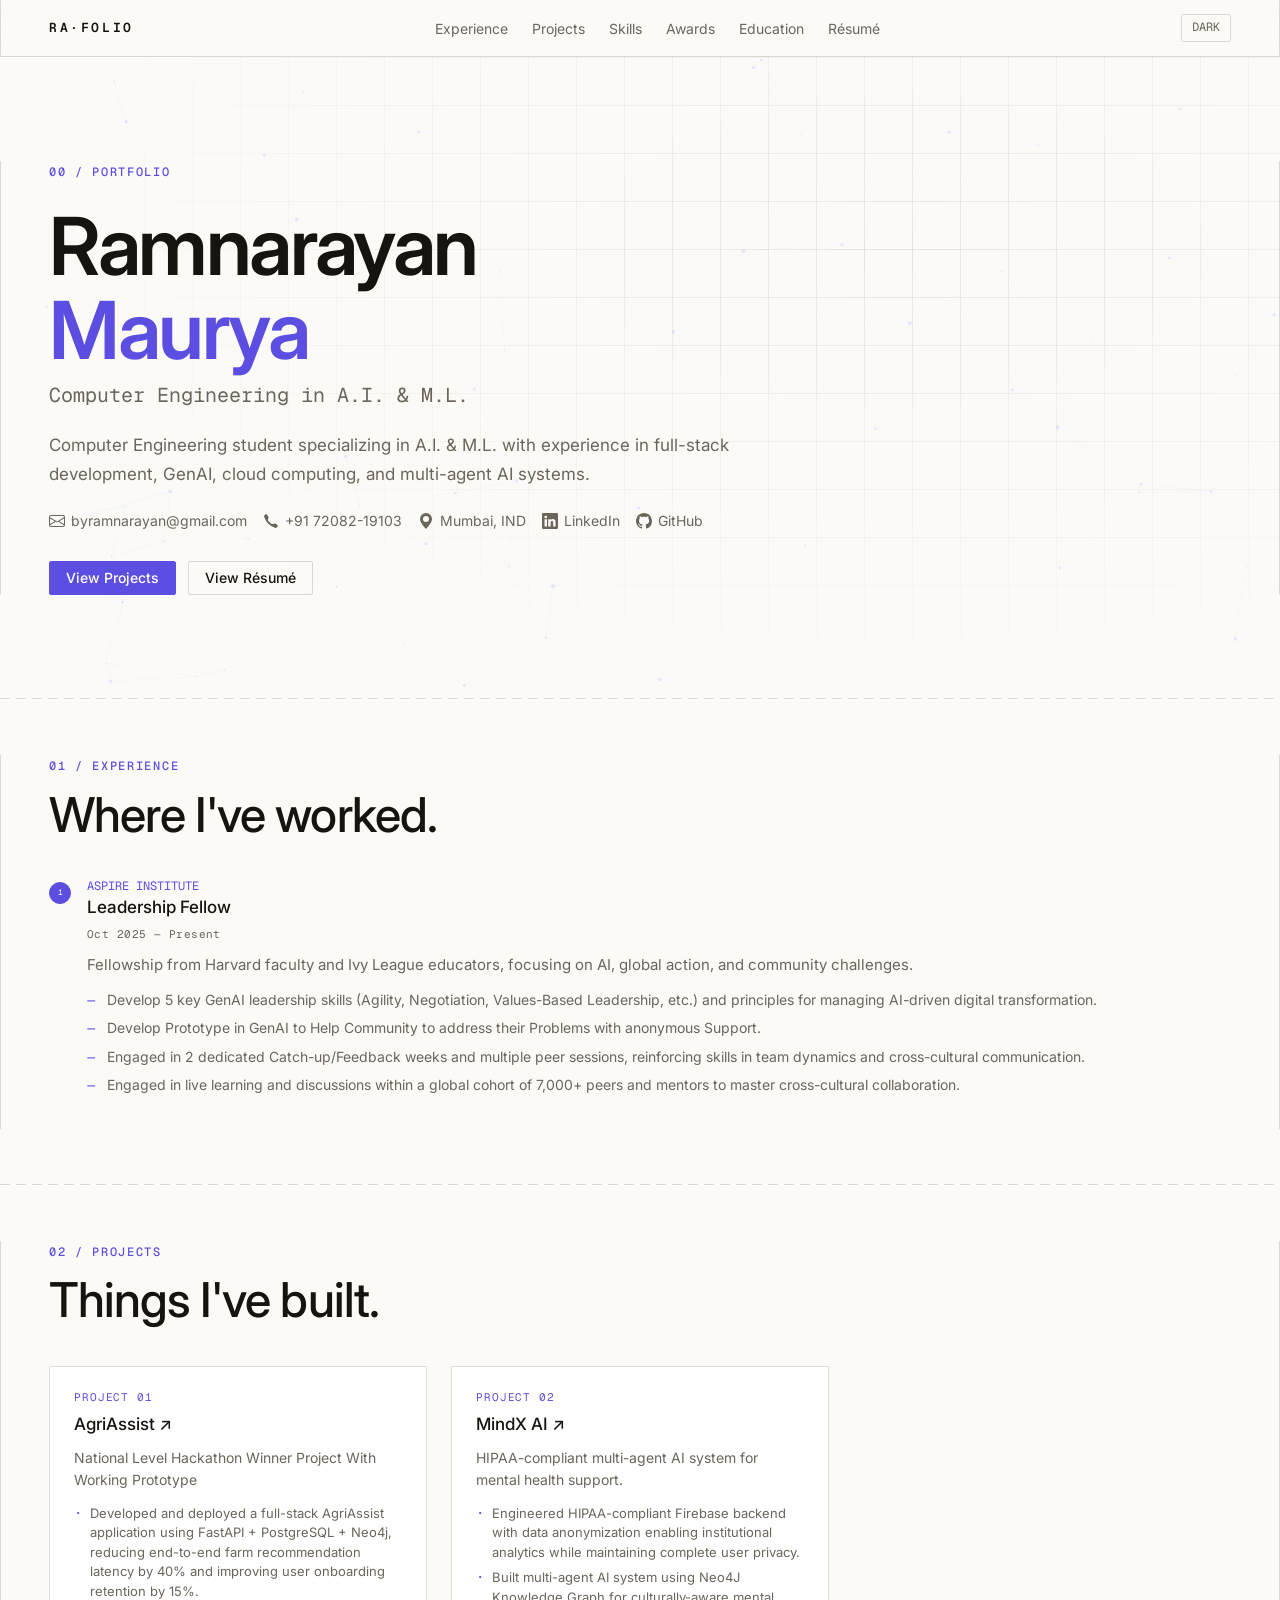
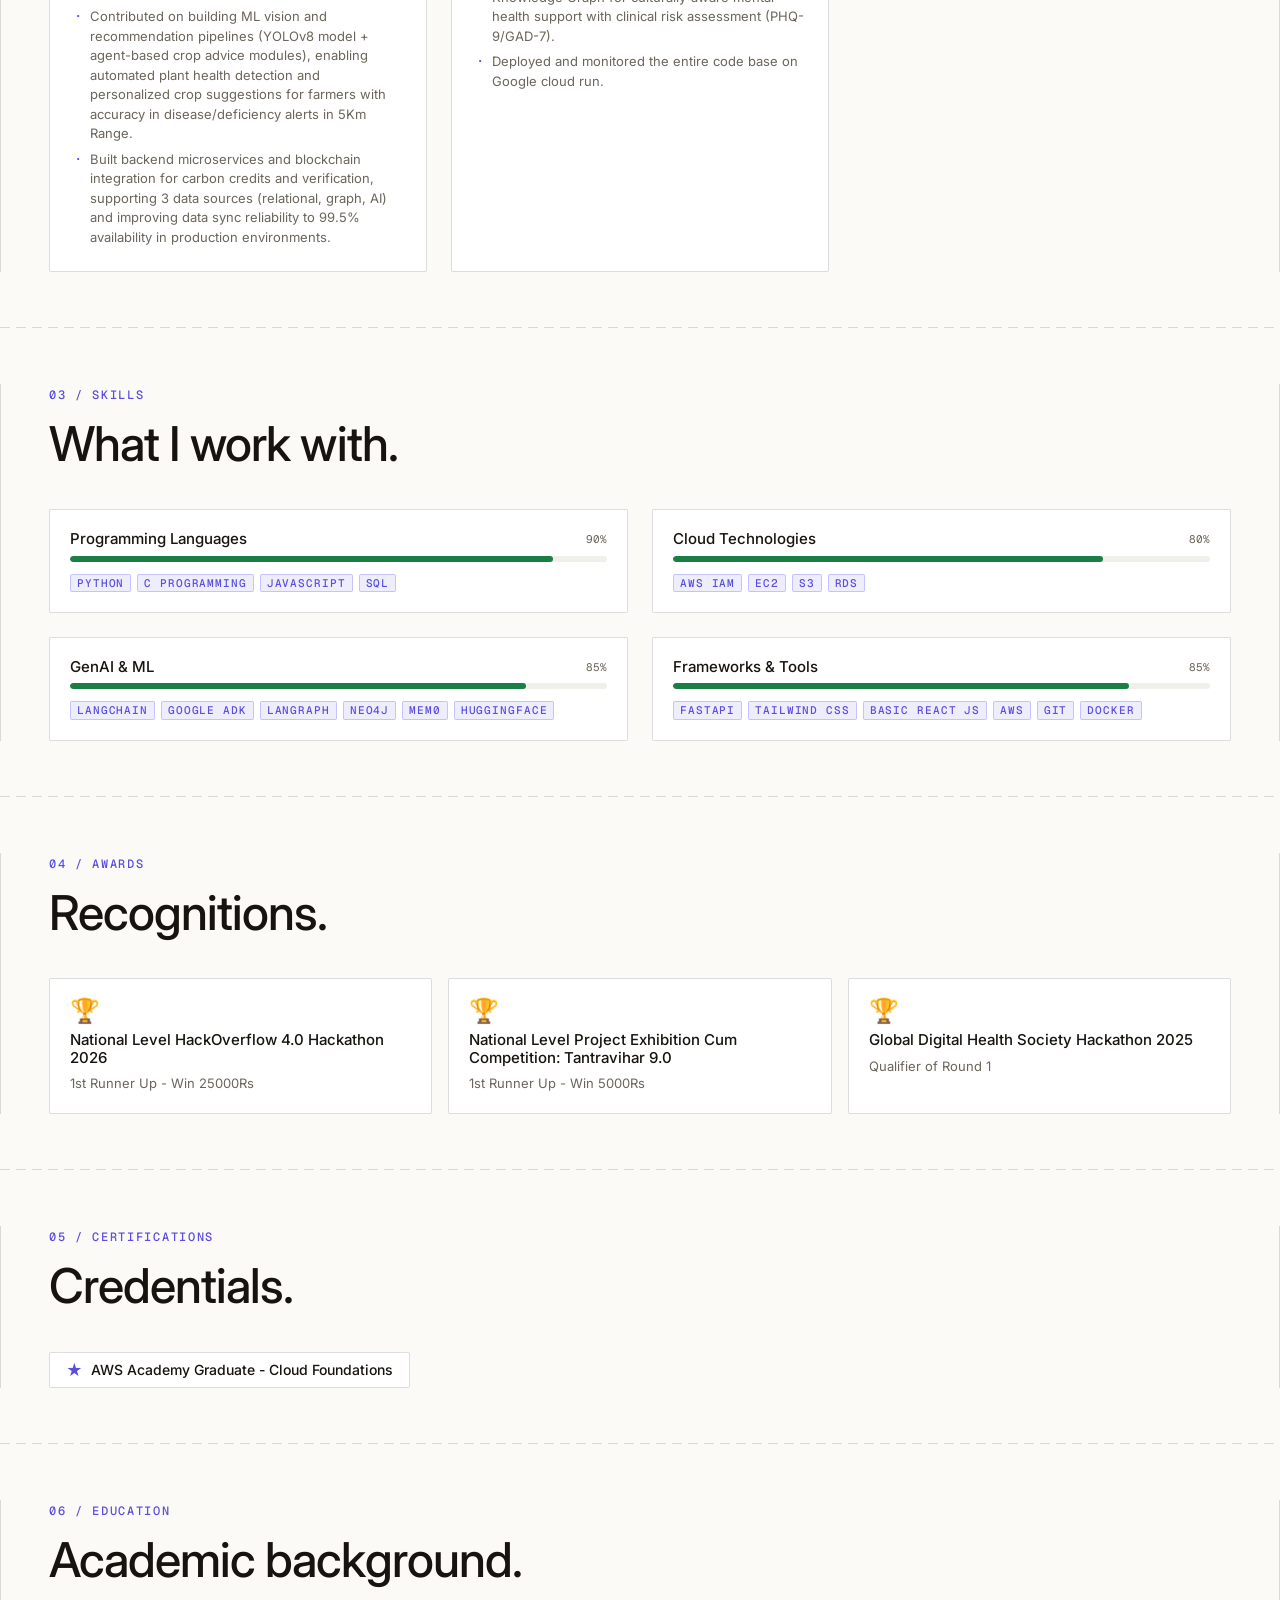
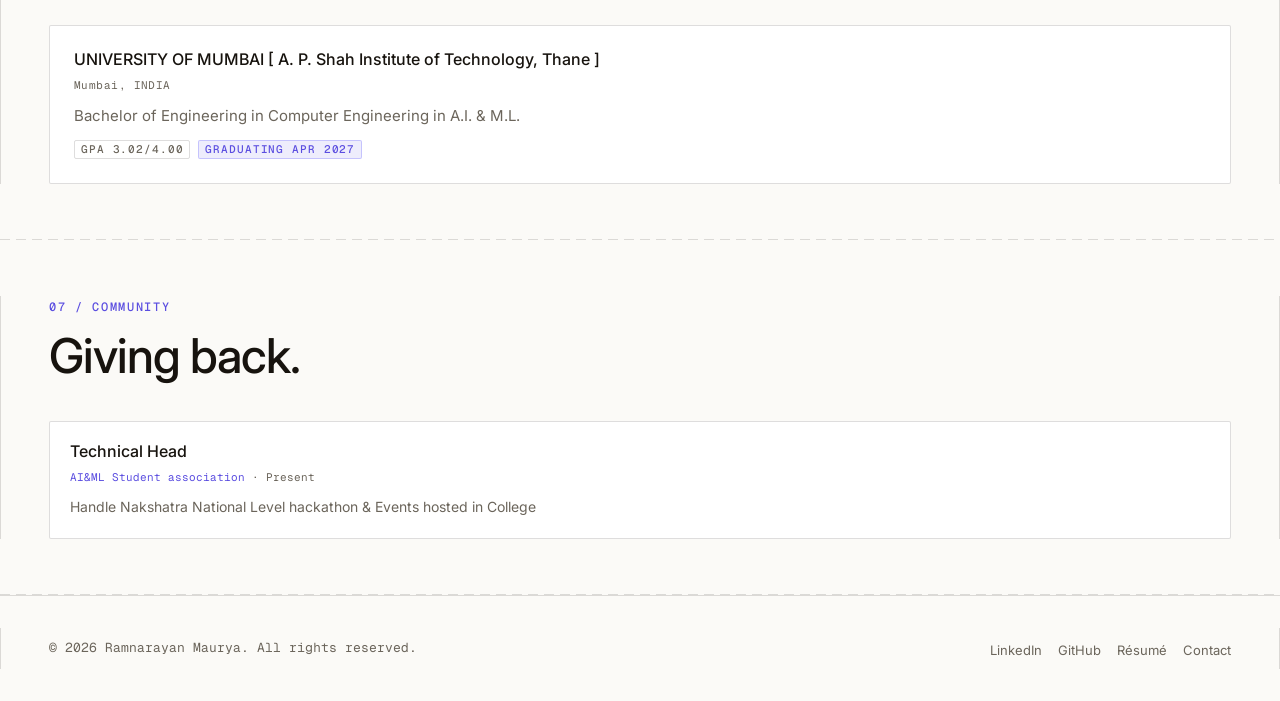
<file: index.html>
<!DOCTYPE html>
<html lang="en">
  <head>
    <meta charset="utf-8">
    <meta name="viewport" content="width=device-width, initial-scale=1">

    <!-- SEO -->
    <title>Ramnarayan Maurya — Portfolio</title>
    <meta name="description" content="Ramnarayan Maurya — Computer Engineering student specializing in A.I. &amp; M.L. with experience in full-stack development, GenAI, cloud computing, and multi-agent AI systems.">
    <meta name="author" content="Ramnarayan Maurya">

    <!-- Open Graph -->
    <meta property="og:title" content="Ramnarayan Maurya">
    <meta property="og:type" content="website">
    <meta property="og:url" content="127.0.0.1:5500/index.html">
    <meta property="og:image" content="127.0.0.1:5500/img/default-image.png">
    <meta property="og:image:alt" content="Ramnarayan Maurya Profile Image">
    <meta property="og:description" content="Computer Engineering student specializing in A.I. &amp; M.L. with experience in full-stack development, GenAI, cloud computing, and multi-agent AI systems.">

    <!-- Fonts (Inter + Geist Mono — kit principles) -->
    <link rel="preconnect" href="https://fonts.googleapis.com">
    <link rel="preconnect" href="https://fonts.gstatic.com" crossorigin>
    <link href="https://fonts.googleapis.com/css2?family=Inter:wght@400;500;600;700&family=Geist+Mono:wght@400;500;600&display=swap" rel="stylesheet">

    <!-- Design system -->
    <link rel="stylesheet" href="css/modern_normalize.css">
    <link rel="stylesheet" href="css/kit.css">
    <link rel="stylesheet" href="css/main.css">

    <!-- Theme color -->
    <meta name="theme-color" content="#08090d">

    <!-- Favicon -->
    <link rel="icon" href="/favicon.ico" sizes="any">
    <link rel="icon" href="/icon.svg" type="image/svg+xml">
    <link rel="apple-touch-icon" sizes="180x180" href="/icon.png">
    <link rel="manifest" href="/site.webmanifest">
  </head>

  <body>
    <!-- Scroll progress -->
    <div id="scroll-progress" aria-hidden="true"></div>

    <!-- ── Site Header ──────────────────────────────────────── -->
    <header class="site-header" role="banner">
      <div class="frame">
        <a href="/" class="site-logo" aria-label="Ramnarayan Maurya — Home">RA·FOLIO</a>

        <nav aria-label="Main navigation">
          <ul class="site-nav">
            <li><a href="#experience">Experience</a></li>
            <li><a href="#projects">Projects</a></li>
            <li><a href="#skills">Skills</a></li>
            <li><a href="#achievements">Awards</a></li>
            <li><a href="#education">Education</a></li>
            <li><a href="resume.html">Résumé</a></li>
          </ul>
        </nav>

        <div class="header-actions">
          <button id="theme-toggle" aria-label="Toggle theme">DARK</button>
          <button id="mobile-menu-btn" aria-label="Open menu" aria-expanded="false" aria-controls="mobile-nav">
            <svg width="18" height="18" viewBox="0 0 18 18" fill="none" stroke="currentColor" stroke-width="1.5">
              <line x1="2" y1="5" x2="16" y2="5"/>
              <line x1="2" y1="9" x2="16" y2="9"/>
              <line x1="2" y1="13" x2="16" y2="13"/>
            </svg>
          </button>
        </div>
      </div>
    </header>

    <!-- Mobile nav -->
    <nav id="mobile-nav" class="mobile-nav" aria-label="Mobile navigation">
      <a href="#experience">Experience</a>
      <a href="#projects">Projects</a>
      <a href="#skills">Skills</a>
      <a href="#achievements">Awards</a>
      <a href="#education">Education</a>
      <a href="resume.html">Résumé ↗</a>
    </nav>

    <!-- ── Hero ─────────────────────────────────────────────── -->
    <section class="hero dashed-b" aria-label="Introduction">
      <div class="grid-bg" aria-hidden="true"></div>
      <canvas id="hero-canvas" style="position:absolute;inset:0;width:100%;height:100%;opacity:.5;" aria-hidden="true"></canvas>

      <div class="frame" style="position:relative;z-index:1;">
        <div class="hero-eyebrow rise rise-1">
          <span class="eyebrow">00 / Portfolio</span>
        </div>

        <h1 class="hero-name rise rise-2">
          Ramnarayan<br>
          <span class="accent">Maurya</span>
        </h1>

        
        <p class="hero-role rise rise-3">Computer Engineering in A.I. &amp; M.L.</p>
        

        
        <p class="hero-summary rise rise-4">Computer Engineering student specializing in A.I. &amp; M.L. with experience in full-stack development, GenAI, cloud computing, and multi-agent AI systems.</p>
        

        <div class="hero-contacts rise rise-5">
          
          <a href="mailto:byramnarayan@gmail.com" class="social-link">
            <svg viewBox="0 0 16 16"><path d="M0 4a2 2 0 0 1 2-2h12a2 2 0 0 1 2 2v8a2 2 0 0 1-2 2H2a2 2 0 0 1-2-2zm2-1a1 1 0 0 0-1 1v.217l7 4.2 7-4.2V4a1 1 0 0 0-1-1zm13 2.383-4.708 2.825L15 11.105zm-.034 6.876-5.64-3.471L8 9.583l-1.326-.795-5.64 3.47A1 1 0 0 0 2 13h12a1 1 0 0 0 .966-.741M1 11.105l4.708-2.897L1 5.383z"/></svg>
            byramnarayan@gmail.com
          </a>
          
          
          <a href="tel:+917208219103" class="social-link">
            <svg viewBox="0 0 16 16"><path d="M3.654 1.328a.678.678 0 0 0-1.015-.063L1.605 2.3c-.483.484-.661 1.169-.45 1.77a17.6 17.6 0 0 0 4.168 6.608 17.6 17.6 0 0 0 6.608 4.168c.601.211 1.286.033 1.77-.45l1.034-1.034a.678.678 0 0 0-.063-1.015l-2.307-1.794a.68.68 0 0 0-.58-.122l-2.19.547a1.75 1.75 0 0 1-1.657-.459L5.482 8.062a1.75 1.75 0 0 1-.46-1.657l.548-2.19a.68.68 0 0 0-.122-.58z"/></svg>
            +91 72082-19103
          </a>
          
          
          <span class="social-link" style="cursor:default;">
            <svg viewBox="0 0 16 16"><path d="M8 16s6-5.686 6-10A6 6 0 0 0 2 6c0 4.314 6 10 6 10m0-7a3 3 0 1 1 0-6 3 3 0 0 1 0 6"/></svg>
            Mumbai, IND
          </span>
          
          
          <a href="https://www.linkedin.com/in/byramnarayan/" rel="noopener noreferrer" aria-label="LinkedIn" class="social-link">
            <svg aria-hidden="true"
     xmlns="http://www.w3.org/2000/svg"
     role="img"
     width="16"
     height="16"
     fill="currentColor"
     class="bi bi-linkedin"
     viewBox="0 0 16 16">
  <path d="M0 1.146C0 .513.526 0 1.175 0h13.65C15.474 0 16 .513 16 1.146v13.708c0 .633-.526 1.146-1.175 1.146H1.175C.526 16 0 15.487 0 14.854zm4.943 12.248V6.169H2.542v7.225zm-1.2-8.212c.837 0 1.358-.554 1.358-1.248-.015-.709-.52-1.248-1.342-1.248S2.4 3.226 2.4 3.934c0 .694.521 1.248 1.327 1.248zm4.908 8.212V9.359c0-.216.016-.432.08-.586.173-.431.568-.878 1.232-.878.869 0 1.216.662 1.216 1.634v3.865h2.401V9.25c0-2.22-1.184-3.252-2.764-3.252-1.274 0-1.845.7-2.165 1.193v.025h-.016l.016-.025V6.169h-2.4c.03.678 0 7.225 0 7.225z" />
</svg>

            LinkedIn
          </a>
          
          <a href="https://github.com/byramnarayan" rel="noopener noreferrer" aria-label="GitHub" class="social-link">
            <svg aria-hidden="true"
     xmlns="http://www.w3.org/2000/svg"
     role="img"
     width="16"
     height="16"
     fill="currentColor"
     class="bi bi-github"
     viewBox="0 0 16 16">
  <path d="M8 0C3.58 0 0 3.58 0 8c0 3.54 2.29 6.53 5.47 7.59.4.07.55-.17.55-.38 0-.19-.01-.82-.01-1.49-2.01.37-2.53-.49-2.69-.94-.09-.23-.48-.94-.82-1.13-.28-.15-.68-.52-.01-.53.63-.01 1.08.58 1.23.82.72 1.21 1.87.87 2.33.66.07-.52.28-.87.51-1.07-1.78-.2-3.64-.89-3.64-3.95 0-.87.31-1.59.82-2.15-.08-.2-.36-1.02.08-2.12 0 0 .67-.21 2.2.82.64-.18 1.32-.27 2-.27s1.36.09 2 .27c1.53-1.04 2.2-.82 2.2-.82.44 1.1.16 1.92.08 2.12.51.56.82 1.27.82 2.15 0 3.07-1.87 3.75-3.65 3.95.29.25.54.73.54 1.48 0 1.07-.01 1.93-.01 2.2 0 .21.15.46.55.38A8.01 8.01 0 0 0 16 8c0-4.42-3.58-8-8-8" />
</svg>

            GitHub
          </a>
          
        </div>

        <div class="hero-actions rise rise-5">
          <a href="#projects" class="btn btn-primary">View Projects</a>
          <a href="resume.html" class="btn btn-ghost">View Résumé</a>
        </div>
      </div>
    </section>

    <!-- ── Work Experience ───────────────────────────────────── -->
    
    <section class="section dashed-b" id="experience" aria-labelledby="exp-heading">
      <div class="frame">
        <div class="section-head observe-rise">
          <div>
            <span class="eyebrow">01 / Experience</span>
            <h2 id="exp-heading">Where I've worked.</h2>
          </div>
        </div>

        <div class="experience-list">
          
          <div class="experience-item observe-rise">
            <div class="exp-line-col">
              <span class="exp-dot current" aria-hidden="true">
                1
              </span>
              
            </div>
            <div class="exp-content">
              <div class="exp-company">
                ASPIRE INSTITUTE
              </div>
              <h3 class="exp-title">Leadership Fellow</h3>
              
              <p class="exp-dates">Oct 2025 — Present</p>
              
              
              <p class="exp-summary">Fellowship from Harvard faculty and Ivy League educators, focusing on AI, global action, and community challenges.</p>
              
              
              <ul class="exp-highlights" aria-label="Highlights">
                <li>Develop 5 key GenAI leadership skills (Agility, Negotiation, Values-Based Leadership, etc.) and principles for managing AI-driven digital transformation.</li><li>Develop Prototype in GenAI to Help Community to address their Problems with anonymous Support.</li><li>Engaged in 2 dedicated Catch-up/Feedback weeks and multiple peer sessions, reinforcing skills in team dynamics and cross-cultural communication.</li><li>Engaged in live learning and discussions within a global cohort of 7,000+ peers and mentors to master cross-cultural collaboration.</li>
              </ul>
              
            </div>
          </div>
          
        </div>
      </div>
    </section>
    

    <!-- ── Projects ──────────────────────────────────────────── -->
    
    <section class="section dashed-b" id="projects" aria-labelledby="proj-heading">
      <div class="frame">
        <div class="section-head observe-rise">
          <div>
            <span class="eyebrow">02 / Projects</span>
            <h2 id="proj-heading">Things I've built.</h2>
          </div>
        </div>

        <div class="projects-grid">
          
          <article class="project-card observe-rise" aria-label="AgriAssist">
            <div class="project-eyebrow">Project 01</div>
            <h3 class="project-title">
              
              <a href="https://youtu.be/gOBz5JPe_7c" rel="noopener noreferrer" target="_blank">AgriAssist ↗</a>
              
            </h3>
            
            <p class="project-summary">National Level Hackathon Winner Project With Working Prototype</p>
            
            
            <ul class="project-highlights" aria-label="Project highlights">
              <li>Developed and deployed a full-stack AgriAssist application using FastAPI + PostgreSQL + Neo4j, reducing end-to-end farm recommendation latency by 40% and improving user onboarding retention by 15%.</li><li>Contributed on building ML vision and recommendation pipelines (YOLOv8 model + agent-based crop advice modules), enabling automated plant health detection and personalized crop suggestions for farmers with accuracy in disease/deficiency alerts in 5Km Range.</li><li>Built backend microservices and blockchain integration for carbon credits and verification, supporting 3 data sources (relational, graph, AI) and improving data sync reliability to 99.5% availability in production environments.</li>
            </ul>
            
          </article>
          
          <article class="project-card observe-rise" aria-label="MindX AI">
            <div class="project-eyebrow">Project 02</div>
            <h3 class="project-title">
              
              <a href="https://youtu.be/RNewzoHub1A?si=g8nsM51rPOCpuZnU" rel="noopener noreferrer" target="_blank">MindX AI ↗</a>
              
            </h3>
            
            <p class="project-summary">HIPAA-compliant multi-agent AI system for mental health support.</p>
            
            
            <ul class="project-highlights" aria-label="Project highlights">
              <li>Engineered HIPAA-compliant Firebase backend with data anonymization enabling institutional analytics while maintaining complete user privacy.</li><li>Built multi-agent AI system using Neo4J Knowledge Graph for culturally-aware mental health support with clinical risk assessment (PHQ-9/GAD-7).</li><li>Deployed and monitored the entire code base on Google cloud run.</li>
            </ul>
            
          </article>
          
        </div>
      </div>
    </section>
    

    <!-- ── Skills ────────────────────────────────────────────── -->
    
    <section class="section dashed-b" id="skills" aria-labelledby="skills-heading">
      <div class="frame">
        <div class="section-head observe-rise">
          <div>
            <span class="eyebrow">03 / Skills</span>
            <h2 id="skills-heading">What I work with.</h2>
          </div>
        </div>

        <div class="skills-grid">
          
          <div class="skill-item observe-rise panel" style="padding:1.25rem;">
            <div class="skill-header">
              <span class="skill-name">Programming Languages</span>
              <span class="skill-pct">90%</span>
            </div>
            <div class="meter" role="meter" aria-valuenow="90" aria-valuemin="0" aria-valuemax="100" aria-label="Programming Languages proficiency">
              <div class="meter-fill ok"
                   style="width:90%"></div>
            </div>
            
            <div class="skill-tags">
              
              <span class="tag accent">Python</span>
              
              <span class="tag accent">C Programming</span>
              
              <span class="tag accent">JavaScript</span>
              
              <span class="tag accent">SQL</span>
              
            </div>
            
          </div>
          
          <div class="skill-item observe-rise panel" style="padding:1.25rem;">
            <div class="skill-header">
              <span class="skill-name">Cloud Technologies</span>
              <span class="skill-pct">80%</span>
            </div>
            <div class="meter" role="meter" aria-valuenow="80" aria-valuemin="0" aria-valuemax="100" aria-label="Cloud Technologies proficiency">
              <div class="meter-fill ok"
                   style="width:80%"></div>
            </div>
            
            <div class="skill-tags">
              
              <span class="tag accent">AWS IAM</span>
              
              <span class="tag accent">EC2</span>
              
              <span class="tag accent">S3</span>
              
              <span class="tag accent">RDS</span>
              
            </div>
            
          </div>
          
          <div class="skill-item observe-rise panel" style="padding:1.25rem;">
            <div class="skill-header">
              <span class="skill-name">GenAI &amp; ML</span>
              <span class="skill-pct">85%</span>
            </div>
            <div class="meter" role="meter" aria-valuenow="85" aria-valuemin="0" aria-valuemax="100" aria-label="GenAI &amp; ML proficiency">
              <div class="meter-fill ok"
                   style="width:85%"></div>
            </div>
            
            <div class="skill-tags">
              
              <span class="tag accent">Langchain</span>
              
              <span class="tag accent">Google ADK</span>
              
              <span class="tag accent">Langraph</span>
              
              <span class="tag accent">Neo4j</span>
              
              <span class="tag accent">mem0</span>
              
              <span class="tag accent">HuggingFace</span>
              
            </div>
            
          </div>
          
          <div class="skill-item observe-rise panel" style="padding:1.25rem;">
            <div class="skill-header">
              <span class="skill-name">Frameworks &amp; Tools</span>
              <span class="skill-pct">85%</span>
            </div>
            <div class="meter" role="meter" aria-valuenow="85" aria-valuemin="0" aria-valuemax="100" aria-label="Frameworks &amp; Tools proficiency">
              <div class="meter-fill ok"
                   style="width:85%"></div>
            </div>
            
            <div class="skill-tags">
              
              <span class="tag accent">FastAPI</span>
              
              <span class="tag accent">Tailwind CSS</span>
              
              <span class="tag accent">Basic React JS</span>
              
              <span class="tag accent">AWS</span>
              
              <span class="tag accent">Git</span>
              
              <span class="tag accent">Docker</span>
              
            </div>
            
          </div>
          
        </div>
      </div>
    </section>
    

    <!-- ── Achievements ──────────────────────────────────────── -->
    
    <section class="section dashed-b" id="achievements" aria-labelledby="ach-heading">
      <div class="frame">
        <div class="section-head observe-rise">
          <div>
            <span class="eyebrow">04 / Awards</span>
            <h2 id="ach-heading">Recognitions.</h2>
          </div>
        </div>

        <div class="achievements-grid">
          
          <div class="achievement-card observe-rise" aria-label="National Level HackOverflow 4.0 Hackathon 2026">
            <div class="achievement-icon" aria-hidden="true">🏆</div>
            <h3 class="achievement-name">National Level HackOverflow 4.0 Hackathon 2026</h3>
            
            <p class="achievement-desc">1st Runner Up - Win 25000Rs</p>
            
          </div>
          
          <div class="achievement-card observe-rise" aria-label="National Level Project Exhibition Cum Competition: Tantravihar 9.0">
            <div class="achievement-icon" aria-hidden="true">🏆</div>
            <h3 class="achievement-name">National Level Project Exhibition Cum Competition: Tantravihar 9.0</h3>
            
            <p class="achievement-desc">1st Runner Up - Win 5000Rs</p>
            
          </div>
          
          <div class="achievement-card observe-rise" aria-label="Global Digital Health Society Hackathon 2025">
            <div class="achievement-icon" aria-hidden="true">🏆</div>
            <h3 class="achievement-name">Global Digital Health Society Hackathon 2025</h3>
            
            <p class="achievement-desc">Qualifier of Round 1</p>
            
          </div>
          
        </div>
      </div>
    </section>
    

    <!-- ── Certifications ────────────────────────────────────── -->
    
    <section class="section dashed-b" id="certifications" aria-labelledby="cert-heading">
      <div class="frame">
        <div class="section-head observe-rise">
          <div>
            <span class="eyebrow">05 / Certifications</span>
            <h2 id="cert-heading">Credentials.</h2>
          </div>
        </div>

        <div class="cert-grid observe-rise">
          
          
          <span class="cert-badge">
            <span class="cert-icon" aria-hidden="true">★</span>
            AWS Academy Graduate - Cloud Foundations
          </span>
          
          
        </div>
      </div>
    </section>
    

    <!-- ── Education ─────────────────────────────────────────── -->
    
    <section class="section dashed-b" id="education" aria-labelledby="edu-heading">
      <div class="frame">
        <div class="section-head observe-rise">
          <div>
            <span class="eyebrow">06 / Education</span>
            <h2 id="edu-heading">Academic background.</h2>
          </div>
        </div>

        <div class="education-list">
          
          <div class="edu-item observe-rise">
            <h3 class="edu-institution">
              UNIVERSITY OF MUMBAI [ A. P. Shah Institute of Technology, Thane ]
            </h3>
            <p class="edu-location">Mumbai, INDIA</p>
            
            <ul class="edu-degrees">
              <li>Bachelor of Engineering in Computer Engineering in A.I. &amp; M.L.</li>
            </ul>
            
            <div class="edu-meta">
              <span class="tag">GPA 3.02/4.00</span>
              <span class="tag accent">Graduating Apr 2027</span>
            </div>
          </div>
          
        </div>
      </div>
    </section>
    

    <!-- ── Volunteer ─────────────────────────────────────────── -->
    
    <section class="section dashed-b" id="volunteer" aria-labelledby="vol-heading">
      <div class="frame">
        <div class="section-head observe-rise">
          <div>
            <span class="eyebrow">07 / Community</span>
            <h2 id="vol-heading">Giving back.</h2>
          </div>
        </div>

        <div class="education-list">
          
          <div class="vol-item observe-rise">
            <h3 class="vol-title">Technical Head</h3>
            <p class="vol-org-meta">
              <a href="https://drive.google.com/file/d/1o5TY0rZ8YwqTXIedrnWI3j4OrF0t6zqi/view?usp=drive_link" rel="noopener noreferrer">AI&amp;ML Student association</a>
              · Present
            </p>
            <p class="vol-summary">Handle Nakshatra National Level hackathon &amp; Events hosted in College</p>
            
          </div>
          
        </div>
      </div>
    </section>
    

    <!-- ── Footer ────────────────────────────────────────────── -->
    <footer class="site-footer" role="contentinfo">
      <div class="frame">
        <p class="footer-copy">© 2026 Ramnarayan Maurya. All rights reserved.</p>
        <ul class="footer-links">
          
          <li><a href="https://www.linkedin.com/in/byramnarayan/" rel="noopener noreferrer" aria-label="LinkedIn">LinkedIn</a></li>
          
          <li><a href="https://github.com/byramnarayan" rel="noopener noreferrer" aria-label="GitHub">GitHub</a></li>
          
          <li><a href="resume.html">Résumé</a></li>
          <li><a href="mailto:byramnarayan@gmail.com">Contact</a></li>
        </ul>
      </div>
    </footer>

    <!-- ── Scripts ───────────────────────────────────────────── -->
    <script>
      /* Inline: apply theme before first paint to prevent FOUC */
      (function(){
        var t = localStorage.getItem('portfolio-theme');
        if (!t) t = window.matchMedia('(prefers-color-scheme: dark)').matches ? 'dark' : 'light';
        document.documentElement.classList.add('theme-' + t);
      })();
    </script>
    <script src="js/app.js" defer></script>

    <!-- CSS: .observe-rise -> .risen transition (avoids hydration flash) -->
    <style>
      .observe-rise { opacity: 0; transform: translateY(12px); transition: opacity .55s ease, transform .55s ease; }
      .observe-rise.risen { opacity: 1; transform: none; }
    </style>
  </body>
</html>
</file>
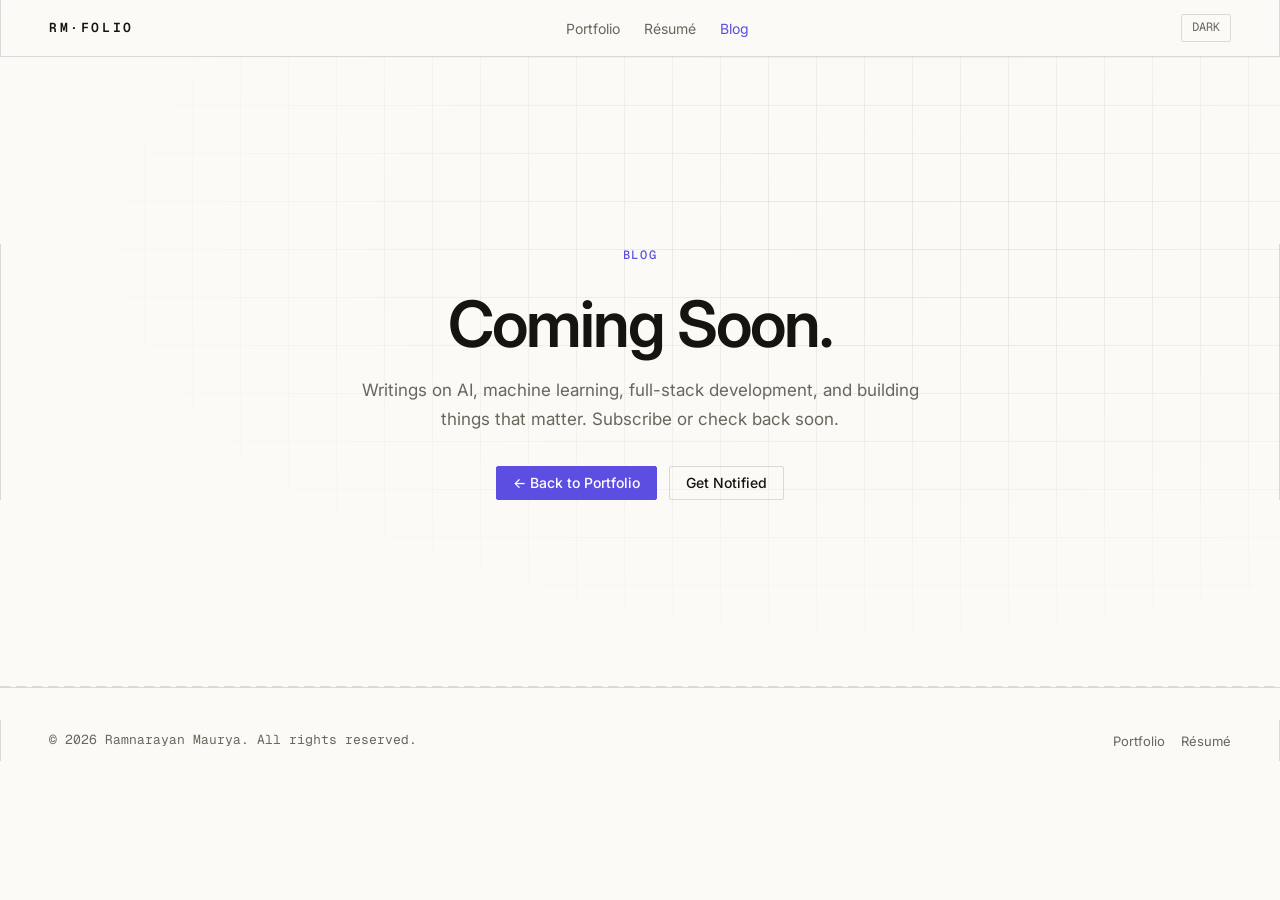
<file: blog/index.html>
<!DOCTYPE html>
<html lang="en">
  <head>
    <meta charset="utf-8">
    <meta name="viewport" content="width=device-width, initial-scale=1">
    <title>Blog — Ramnarayan Maurya</title>
    <meta name="description" content="Blog posts and writings by Ramnarayan Maurya on AI, ML, and software engineering.">

    <!-- Fonts -->
    <link rel="preconnect" href="https://fonts.googleapis.com">
    <link rel="preconnect" href="https://fonts.gstatic.com" crossorigin>
    <link href="https://fonts.googleapis.com/css2?family=Inter:wght@400;500;600;700&family=Geist+Mono:wght@400;500;600&display=swap" rel="stylesheet">

    <!-- Design system -->
    <link rel="stylesheet" href="../css/modern_normalize.css">
    <link rel="stylesheet" href="../css/kit.css">
    <link rel="stylesheet" href="../css/main.css">

    <meta name="theme-color" content="#08090d">
    <link rel="icon" href="/favicon.ico" sizes="any">
    <link rel="icon" href="/icon.svg" type="image/svg+xml">
    <link rel="apple-touch-icon" href="/icon.png">

    <script>
      (function(){
        var t=localStorage.getItem('portfolio-theme');
        if(!t) t=window.matchMedia('(prefers-color-scheme:dark)').matches?'dark':'light';
        document.documentElement.classList.add('theme-'+t);
      })();
    </script>
  </head>
  <body>
    <div id="scroll-progress" aria-hidden="true"></div>

    <header class="site-header" role="banner">
      <div class="frame">
        <a href="../index.html" class="site-logo" aria-label="Back to Portfolio">RM·FOLIO</a>
        <nav aria-label="Main navigation">
          <ul class="site-nav">
            <li><a href="../index.html">Portfolio</a></li>
            <li><a href="../resume.html">Résumé</a></li>
            <li><a href="index.html" aria-current="page" style="color:var(--accent);">Blog</a></li>
          </ul>
        </nav>
        <div class="header-actions">
          <button id="theme-toggle" aria-label="Toggle theme">DARK</button>
        </div>
      </div>
    </header>

    <!-- Coming soon section -->
    <section class="hero dashed-b" style="min-height:70vh;display:flex;align-items:center;" aria-label="Blog coming soon">
      <div class="grid-bg" aria-hidden="true"></div>
      <div class="frame" style="position:relative;z-index:1;text-align:center;">
        <div class="rise rise-1" style="margin-bottom:1.5rem;">
          <span class="eyebrow">Blog</span>
        </div>
        <h1 class="rise rise-2" style="font-size:clamp(2rem,6vw,4rem);font-weight:600;letter-spacing:-.03em;margin:0 0 1rem;">
          Coming Soon.
        </h1>
        <p class="rise rise-3" style="max-width:36rem;margin:0 auto 2rem;font-size:1.0625rem;color:var(--muted-fg);line-height:1.7;">
          Writings on AI, machine learning, full-stack development, and building things that matter. Subscribe or check back soon.
        </p>
        <div class="rise rise-4" style="display:flex;gap:.75rem;justify-content:center;flex-wrap:wrap;">
          <a href="../index.html" class="btn btn-primary">← Back to Portfolio</a>
          <a href="mailto:byramnarayan@gmail.com" class="btn btn-ghost">Get Notified</a>
        </div>
      </div>
    </section>

    <footer class="site-footer" role="contentinfo">
      <div class="frame">
        <p class="footer-copy">© 2026 Ramnarayan Maurya. All rights reserved.</p>
        <ul class="footer-links">
          <li><a href="../index.html">Portfolio</a></li>
          <li><a href="../resume.html">Résumé</a></li>
        </ul>
      </div>
    </footer>

    <script src="../js/app.js" defer></script>
    <style>
      .observe-rise { opacity: 0; transform: translateY(12px); transition: opacity .55s ease, transform .55s ease; }
      .observe-rise.risen { opacity: 1; transform: none; }
    </style>
  </body>
</html>
</file>
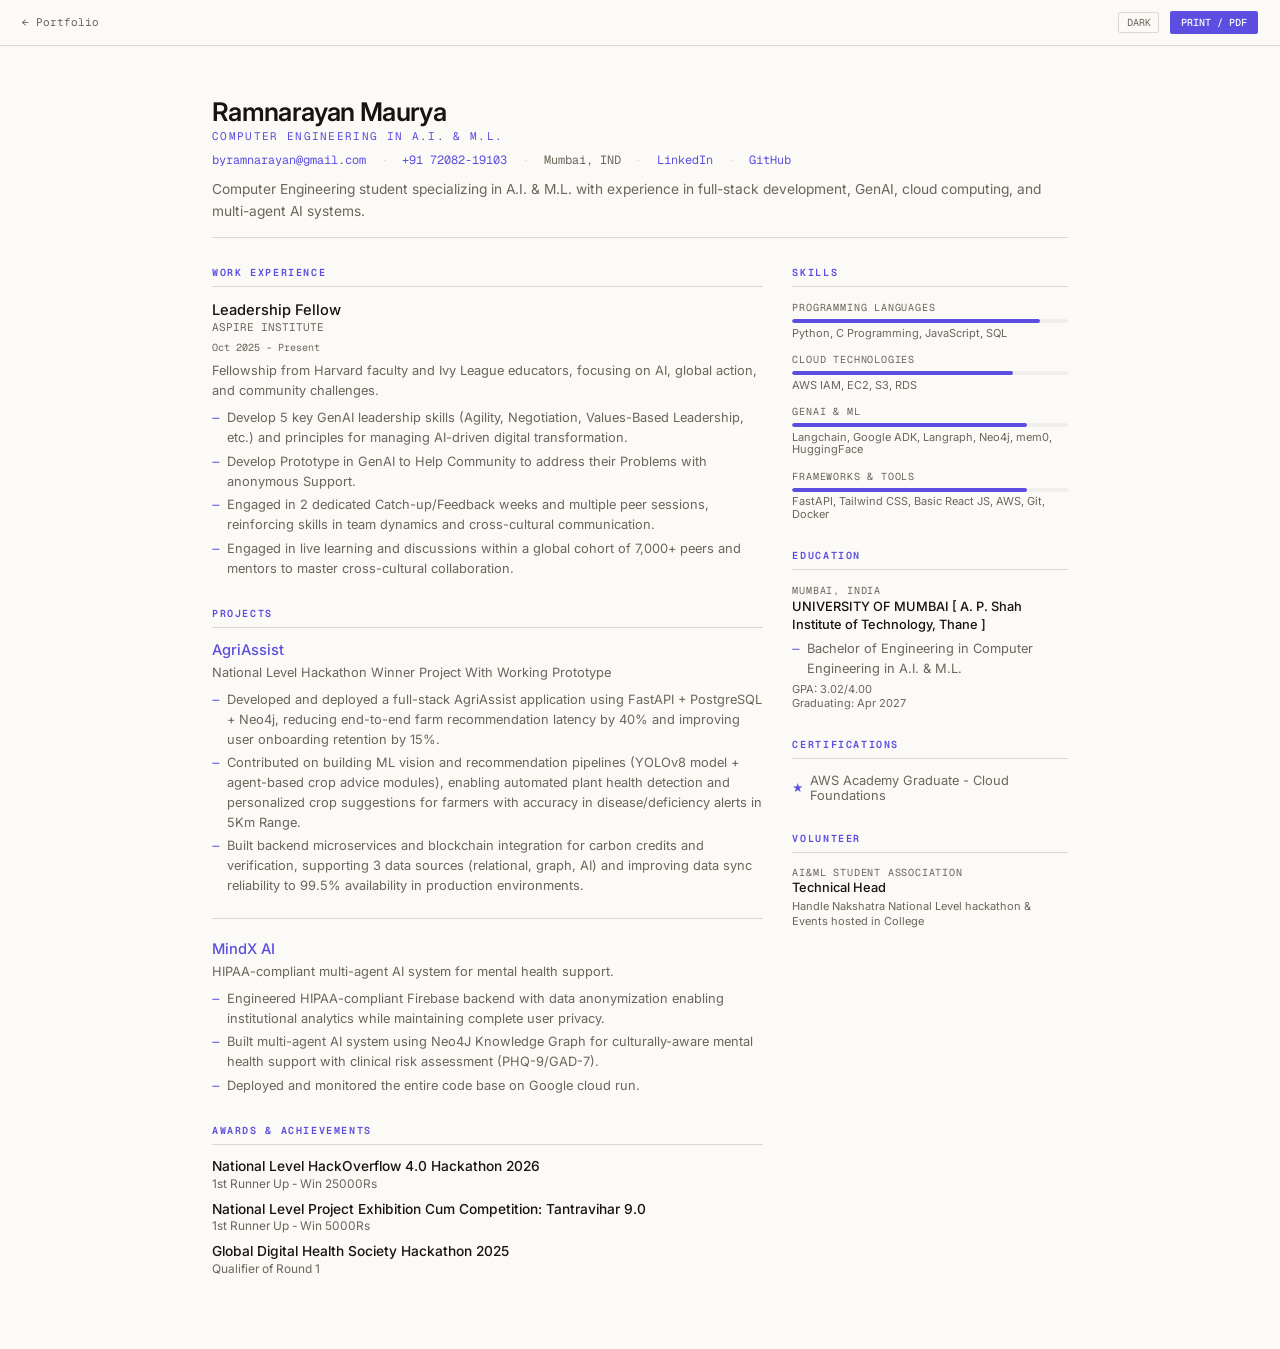
<file: resume.html>
<!DOCTYPE html>
<html lang="en">
  <head>
    <meta charset="utf-8">
    <meta name="viewport" content="width=device-width, initial-scale=1">

    <!-- SEO -->
    <title>Ramnarayan Maurya — Résumé</title>
    <meta name="description" content="Ramnarayan Maurya — Computer Engineering student specializing in A.I. &amp; M.L. with experience in full-stack development, GenAI, cloud computing, and multi-agent AI systems.">
    <meta name="author" content="Ramnarayan Maurya">

    <!-- Open Graph -->
    <meta property="og:title" content="Ramnarayan Maurya — Résumé">
    <meta property="og:type" content="website">
    <meta property="og:url" content="127.0.0.1:5500/resume.html">
    <meta property="og:image" content="127.0.0.1:5500/img/default-image.png">
    <meta property="og:image:alt" content="Ramnarayan Maurya Profile Image">

    <!-- Fonts (matching kit) -->
    <link rel="preconnect" href="https://fonts.googleapis.com">
    <link rel="preconnect" href="https://fonts.gstatic.com" crossorigin>
    <link href="https://fonts.googleapis.com/css2?family=Inter:wght@400;500;600;700&family=Geist+Mono:wght@400;500;600&display=swap" rel="stylesheet">

    <!-- Design system -->
    <link rel="stylesheet" href="css/modern_normalize.css">
    <link rel="stylesheet" href="css/kit.css">
    <link rel="stylesheet" href="css/resume.css">

    <meta name="theme-color" content="#08090d">
    <link rel="icon" href="/favicon.ico" sizes="any">
    <link rel="icon" href="/icon.svg" type="image/svg+xml">
    <link rel="apple-touch-icon" sizes="180x180" href="/icon.png">
    <link rel="manifest" href="/site.webmanifest">

    <!-- Anti-FOUC -->
    <script>
      (function(){
        var t=localStorage.getItem('portfolio-theme');
        if(!t) t=window.matchMedia('(prefers-color-scheme:dark)').matches?'dark':'light';
        document.documentElement.classList.add('theme-'+t);
      })();
    </script>
  </head>

  <body class="resume-body">
    <!-- Print / back nav (hidden in print) -->
    <div style="display:flex;align-items:center;justify-content:space-between;padding:.75rem 1.5rem;border-bottom:1px solid var(--border);font-family:var(--font-mono);font-size:.75rem;" class="no-print">
      <a href="index.html" style="color:var(--muted-fg);text-decoration:none;" aria-label="Back to portfolio">← Portfolio</a>
      <div style="display:flex;gap:.75rem;align-items:center;">
        <button id="theme-toggle" aria-label="Toggle theme" style="background:transparent;border:1px solid var(--border);border-radius:2px;padding:.25rem .5rem;font-family:var(--font-mono);font-size:.6875rem;color:var(--muted-fg);cursor:pointer;">DARK</button>
        <button onclick="window.print()" style="background:var(--accent);color:var(--accent-fg);border:none;border-radius:2px;padding:.375rem .75rem;font-family:var(--font-mono);font-size:.6875rem;cursor:pointer;font-weight:500;">PRINT / PDF</button>
      </div>
    </div>

    <div style="max-width:900px;margin:0 auto;padding:2rem 1.5rem 3rem;">

      <!-- ── Resume Header ─────────────────────────────────── -->
      <header class="resume-header">
        <h1 class="resume-name">Ramnarayan Maurya</h1>
        <p class="resume-label">Computer Engineering in A.I. &amp; M.L.</p>

        <ul class="resume-contact" aria-label="Contact information">
          
          <li><a href="mailto:byramnarayan@gmail.com">byramnarayan@gmail.com</a></li>
          
          
          <li><a href="tel:+917208219103">+91 72082-19103</a></li>
          
          <li>Mumbai, IND</li>
          
          <li><a href="https://www.linkedin.com/in/byramnarayan/" rel="noopener noreferrer">LinkedIn</a></li>
          
          <li><a href="https://github.com/byramnarayan" rel="noopener noreferrer">GitHub</a></li>
          
        </ul>

        
        <p class="resume-summary">Computer Engineering student specializing in A.I. &amp; M.L. with experience in full-stack development, GenAI, cloud computing, and multi-agent AI systems.</p>
        
      </header>

      <!-- ── Two-column layout ─────────────────────────────── -->
      <div class="resume-layout">

        <!-- MAIN COLUMN -->
        <main>
          <!-- Work Experience -->
          
          <section class="resume-section" aria-labelledby="r-exp">
            <h2 class="resume-section-heading" id="r-exp">Work Experience</h2>
            
            <div class="resume-job ">
              <h3 class="resume-job-title">Leadership Fellow</h3>
              <p class="resume-job-company">
                ASPIRE INSTITUTE
              </p>
              
              <p class="resume-job-dates">Oct 2025 – Present</p>
              
              <p style="font-size:.875rem;color:var(--muted-fg);margin:.25rem 0 .375rem;line-height:1.55;">Fellowship from Harvard faculty and Ivy League educators, focusing on AI, global action, and community challenges.</p>
              
              <ul class="resume-ul">
                <li>Develop 5 key GenAI leadership skills (Agility, Negotiation, Values-Based Leadership, etc.) and principles for managing AI-driven digital transformation.</li><li>Develop Prototype in GenAI to Help Community to address their Problems with anonymous Support.</li><li>Engaged in 2 dedicated Catch-up/Feedback weeks and multiple peer sessions, reinforcing skills in team dynamics and cross-cultural communication.</li><li>Engaged in live learning and discussions within a global cohort of 7,000+ peers and mentors to master cross-cultural collaboration.</li>
              </ul>
              
            </div>
            
          </section>
          

          <!-- Projects -->
          
          <section class="resume-section" aria-labelledby="r-proj">
            <h2 class="resume-section-heading" id="r-proj">Projects</h2>
            
            <div class="resume-job">
              <h3 class="resume-job-title">
                <a href="https://youtu.be/gOBz5JPe_7c" rel="noopener noreferrer">AgriAssist</a>
              </h3>
              
              <p style="font-size:.875rem;color:var(--muted-fg);margin:.25rem 0 .375rem;line-height:1.55;">National Level Hackathon Winner Project With Working Prototype</p>
              
              
              <ul class="resume-ul">
                <li>Developed and deployed a full-stack AgriAssist application using FastAPI + PostgreSQL + Neo4j, reducing end-to-end farm recommendation latency by 40% and improving user onboarding retention by 15%.</li><li>Contributed on building ML vision and recommendation pipelines (YOLOv8 model + agent-based crop advice modules), enabling automated plant health detection and personalized crop suggestions for farmers with accuracy in disease/deficiency alerts in 5Km Range.</li><li>Built backend microservices and blockchain integration for carbon credits and verification, supporting 3 data sources (relational, graph, AI) and improving data sync reliability to 99.5% availability in production environments.</li>
              </ul>
              
            </div>
            
            <div class="resume-job">
              <h3 class="resume-job-title">
                <a href="https://youtu.be/RNewzoHub1A?si=g8nsM51rPOCpuZnU" rel="noopener noreferrer">MindX AI</a>
              </h3>
              
              <p style="font-size:.875rem;color:var(--muted-fg);margin:.25rem 0 .375rem;line-height:1.55;">HIPAA-compliant multi-agent AI system for mental health support.</p>
              
              
              <ul class="resume-ul">
                <li>Engineered HIPAA-compliant Firebase backend with data anonymization enabling institutional analytics while maintaining complete user privacy.</li><li>Built multi-agent AI system using Neo4J Knowledge Graph for culturally-aware mental health support with clinical risk assessment (PHQ-9/GAD-7).</li><li>Deployed and monitored the entire code base on Google cloud run.</li>
              </ul>
              
            </div>
            
          </section>
          

          <!-- Achievements -->
          
          <section class="resume-section" aria-labelledby="r-ach">
            <h2 class="resume-section-heading" id="r-ach">Awards & Achievements</h2>
            
            <div style="margin-bottom:.75rem;">
              <p style="font-size:.9375rem;font-weight:500;margin:0 0 .125rem;">National Level HackOverflow 4.0 Hackathon 2026</p>
              <p style="font-size:.8125rem;color:var(--muted-fg);margin:0;">1st Runner Up - Win 25000Rs</p>
            </div>
            
            <div style="margin-bottom:.75rem;">
              <p style="font-size:.9375rem;font-weight:500;margin:0 0 .125rem;">National Level Project Exhibition Cum Competition: Tantravihar 9.0</p>
              <p style="font-size:.8125rem;color:var(--muted-fg);margin:0;">1st Runner Up - Win 5000Rs</p>
            </div>
            
            <div style="margin-bottom:.75rem;">
              <p style="font-size:.9375rem;font-weight:500;margin:0 0 .125rem;">Global Digital Health Society Hackathon 2025</p>
              <p style="font-size:.8125rem;color:var(--muted-fg);margin:0;">Qualifier of Round 1</p>
            </div>
            
          </section>
          
        </main>

        <!-- SIDEBAR COLUMN -->
        <aside>
          <!-- Skills -->
          
          <section class="resume-section" aria-labelledby="r-skills">
            <h2 class="resume-section-heading" id="r-skills">Skills</h2>
            
            <div class="resume-aside-item">
              <p class="resume-aside-label">Programming Languages</p>
              <div class="resume-skill-bar">
                <div class="resume-skill-fill" style="width:90%;"></div>
              </div>
              <p style="font-size:.75rem;color:var(--muted-fg);margin:.25rem 0 0;">Python, C Programming, JavaScript, SQL</p>
            </div>
            
            <div class="resume-aside-item">
              <p class="resume-aside-label">Cloud Technologies</p>
              <div class="resume-skill-bar">
                <div class="resume-skill-fill" style="width:80%;"></div>
              </div>
              <p style="font-size:.75rem;color:var(--muted-fg);margin:.25rem 0 0;">AWS IAM, EC2, S3, RDS</p>
            </div>
            
            <div class="resume-aside-item">
              <p class="resume-aside-label">GenAI &amp; ML</p>
              <div class="resume-skill-bar">
                <div class="resume-skill-fill" style="width:85%;"></div>
              </div>
              <p style="font-size:.75rem;color:var(--muted-fg);margin:.25rem 0 0;">Langchain, Google ADK, Langraph, Neo4j, mem0, HuggingFace</p>
            </div>
            
            <div class="resume-aside-item">
              <p class="resume-aside-label">Frameworks &amp; Tools</p>
              <div class="resume-skill-bar">
                <div class="resume-skill-fill" style="width:85%;"></div>
              </div>
              <p style="font-size:.75rem;color:var(--muted-fg);margin:.25rem 0 0;">FastAPI, Tailwind CSS, Basic React JS, AWS, Git, Docker</p>
            </div>
            
          </section>
          

          <!-- Education -->
          
          <section class="resume-section" aria-labelledby="r-edu">
            <h2 class="resume-section-heading" id="r-edu">Education</h2>
            
            <div class="resume-aside-item">
              <p class="resume-aside-label">Mumbai, INDIA</p>
              <p class="resume-aside-value" style="font-size:.875rem;line-height:1.4;">
                UNIVERSITY OF MUMBAI [ A. P. Shah Institute of Technology, Thane ]
              </p>
              
              <ul class="resume-ul" style="margin-top:.375rem;">
                <li>Bachelor of Engineering in Computer Engineering in A.I. &amp; M.L.</li>
              </ul>
              
              <p style="font-size:.75rem;color:var(--muted-fg);margin:.25rem 0 0;">GPA: 3.02/4.00</p>
              <p style="font-size:.75rem;color:var(--muted-fg);margin:.125rem 0 0;">Graduating: Apr 2027</p>
            </div>
            
          </section>
          

          <!-- Certifications -->
          
          <section class="resume-section" aria-labelledby="r-cert">
            <h2 class="resume-section-heading" id="r-cert">Certifications</h2>
            
            <div class="resume-cert-item">
              
              AWS Academy Graduate - Cloud Foundations
              
            </div>
            
          </section>
          

          <!-- Volunteer -->
          
          <section class="resume-section" aria-labelledby="r-vol">
            <h2 class="resume-section-heading" id="r-vol">Volunteer</h2>
            
            <div class="resume-aside-item">
              <p class="resume-aside-label">AI&amp;ML Student association</p>
              <p class="resume-aside-value" style="font-size:.875rem;">Technical Head</p>
              <p style="font-size:.75rem;color:var(--muted-fg);margin:.25rem 0 0;line-height:1.4;">Handle Nakshatra National Level hackathon &amp; Events hosted in College</p>
            </div>
            
          </section>
          

          <!-- Languages -->
          
        </aside>

      </div><!-- /.resume-layout -->
    </div><!-- /container -->

    <script src="js/app.js" defer></script>
    <style>
      @media print { .no-print { display: none !important; } }
    </style>
  </body>
</html>
</file>
<file: css/kit.css>
/* ============================================================
   KIT DESIGN TOKENS — ported from src/kit/kit.css
   Technical-editorial: hairlines, mono labels, one accent.
   ============================================================ */

/* Google Fonts */
@import url('https://fonts.googleapis.com/css2?family=Inter:wght@400;500;600;700&family=Geist+Mono:wght@400;500;600&display=swap');

/* ── Token definitions ─────────────────────────────────────── */
:root {
  /* Light palette */
  --background:          #fbfaf7;
  --foreground:          #17130e;
  --card:                #ffffff;
  --muted:               #f1efe9;
  --muted-fg:            #6b655b;
  --border:              rgba(23,19,14,.14);
  --accent:              #5b4ee0;
  --accent-soft:         rgba(91,78,224,.10);
  --accent-fg:           #ffffff;
  --ok:                  #1a7f45;
  --warn:                #c2530a;
  --bad:                 #d23b3a;
  --info:                #1d5fe0;

  /* Typography */
  --font-sans:  'Inter', ui-sans-serif, system-ui, sans-serif;
  --font-mono:  'Geist Mono', ui-monospace, SFMono-Regular, Menlo, monospace;

  /* Spacing & radii */
  --radius-sm:   2px;
  --radius:      4px;
  --max-w:       1300px;
}

@media (prefers-color-scheme: dark) {
  :root {
    --background:   #08090d;
    --foreground:   #fafafa;
    --card:         #0d0f15;
    --muted:        #12141b;
    --muted-fg:     #8d93a3;
    --border:       rgba(255,255,255,.10);
    --accent:       #8a86ff;
    --accent-soft:  rgba(138,134,255,.12);
    --accent-fg:    #08090d;
    --ok:           #00c758;
    --warn:         #fe6e00;
    --bad:          #f35c5b;
    --info:         #3080ff;
  }
}

/* Manual override classes (toggled by JS) */
html.theme-dark {
  --background:   #08090d;
  --foreground:   #fafafa;
  --card:         #0d0f15;
  --muted:        #12141b;
  --muted-fg:     #8d93a3;
  --border:       rgba(255,255,255,.10);
  --accent:       #8a86ff;
  --accent-soft:  rgba(138,134,255,.12);
  --accent-fg:    #08090d;
  --ok:           #00c758;
  --warn:         #fe6e00;
  --bad:          #f35c5b;
  --info:         #3080ff;
}
html.theme-light {
  --background:   #fbfaf7;
  --foreground:   #17130e;
  --card:         #ffffff;
  --muted:        #f1efe9;
  --muted-fg:     #6b655b;
  --border:       rgba(23,19,14,.14);
  --accent:       #5b4ee0;
  --accent-soft:  rgba(91,78,224,.10);
  --accent-fg:    #ffffff;
  --ok:           #1a7f45;
  --warn:         #c2530a;
  --bad:          #d23b3a;
  --info:         #1d5fe0;
}

/* ── Base reset / global ───────────────────────────────────── */
*, *::before, *::after { box-sizing: border-box; }

html {
  background: var(--background);
  color: var(--foreground);
  font-family: var(--font-sans);
  font-size: 16px;
  scrollbar-width: thin;
  scrollbar-color: var(--border) transparent;
  scroll-behavior: smooth;
}

body {
  margin: 0;
  -webkit-font-smoothing: antialiased;
  background: var(--background);
  color: var(--foreground);
  min-height: 100vh;
}

::selection { background: var(--accent); color: var(--accent-fg); }

button, input, textarea, select { font: inherit; }

:focus-visible { outline: 2px solid var(--accent); outline-offset: 2px; }

a {
  color: var(--accent);
  text-decoration: none;
  transition: opacity .2s;
}
a:hover { opacity: .75; text-decoration: underline; }

img { max-width: 100%; height: auto; display: block; }

/* ── Layout helpers ────────────────────────────────────────── */
.frame {
  width: 100%;
  max-width: var(--max-w);
  margin-inline: auto;
  padding-inline: 1.25rem;
  border-inline: 1px solid var(--border);
}
@media (min-width: 64rem) { .frame { padding-inline: 3rem; } }

/* ── Section divider (dashed bottom border) ────────────────── */
.dashed-b {
  background-image: repeating-linear-gradient(
    to right, var(--border) 0 10px, transparent 10px 16px
  );
  background-size: 100% 1px;
  background-repeat: no-repeat;
  background-position: bottom;
}

/* ── Grid-background (hero) ────────────────────────────────── */
.grid-bg {
  pointer-events: none;
  position: absolute;
  inset: 0;
  background-image:
    linear-gradient(to right, var(--border) 1px, transparent 1px),
    linear-gradient(to bottom, var(--border) 1px, transparent 1px);
  background-size: 48px 48px;
  -webkit-mask-image: radial-gradient(ellipse at 70% 30%, #000 0%, transparent 70%);
          mask-image: radial-gradient(ellipse at 70% 30%, #000 0%, transparent 70%);
  opacity: .6;
}

/* ── Hatch pattern (empty state bg) ───────────────────────── */
.hatch {
  background-image: repeating-linear-gradient(
    315deg, var(--border) 0, var(--border) 1px, transparent 0, transparent 50%
  );
  background-size: 10px 10px;
}

/* ── Animations ────────────────────────────────────────────── */
@keyframes rise {
  from { opacity: 0; transform: translateY(10px); }
  to   { opacity: 1; transform: none; }
}
.rise { opacity: 0; animation: rise .6s cubic-bezier(.2,.7,.2,1) forwards; }
.rise-1 { animation-delay:  50ms; }
.rise-2 { animation-delay: 150ms; }
.rise-3 { animation-delay: 250ms; }
.rise-4 { animation-delay: 350ms; }
.rise-5 { animation-delay: 450ms; }

@keyframes beam {
  from { transform: translateX(-100%); }
  to   { transform: translateX(400%); }
}
.beam { position: relative; overflow: hidden; }
.beam::after {
  content: '';
  position: absolute;
  inset: 0;
  width: 25%;
  background: linear-gradient(90deg, transparent, var(--accent), transparent);
  animation: beam 2.8s linear infinite;
}

@keyframes blink { 50% { opacity: 0; } }
.caret { animation: blink 1s steps(1) infinite; }

@keyframes pulse-glow {
  0%, 100% { box-shadow: 0 0 0 0 var(--accent-soft); }
  50%       { box-shadow: 0 0 0 8px transparent; }
}

@media (prefers-reduced-motion: reduce) {
  .rise { animation: none; opacity: 1; }
  .beam::after, .caret { animation: none; }
}

/* ── Eyebrow ───────────────────────────────────────────────── */
.eyebrow {
  font-family: var(--font-mono);
  font-size: .75rem;
  font-weight: 500;
  letter-spacing: .14em;
  text-transform: uppercase;
  color: var(--accent);
}

/* ── Panel / Card ──────────────────────────────────────────── */
.panel {
  background: var(--card);
  border: 1px solid var(--border);
  border-radius: var(--radius-sm);
}
.panel-header {
  display: flex;
  align-items: center;
  justify-content: space-between;
  gap: .75rem;
  padding: .625rem 1rem;
  border-bottom: 1px solid var(--border);
  font-family: var(--font-mono);
  font-size: .6875rem;
  font-weight: 500;
  letter-spacing: .12em;
  text-transform: uppercase;
  color: var(--muted-fg);
}

/* ── Tag / Badge ───────────────────────────────────────────── */
.tag {
  display: inline-flex;
  align-items: center;
  gap: .375rem;
  border: 1px solid var(--border);
  border-radius: var(--radius-sm);
  padding: .125rem .375rem;
  font-family: var(--font-mono);
  font-size: .6875rem;
  font-weight: 500;
  letter-spacing: .08em;
  text-transform: uppercase;
  color: var(--muted-fg);
  background: transparent;
  transition: background .2s, border-color .2s, color .2s;
}
.tag.accent { border-color: rgba(138,134,255,.4); background: var(--accent-soft); color: var(--accent); }
.tag.ok     { border-color: rgba(0,199,88,.4);    background: rgba(0,199,88,.10);  color: var(--ok); }
.tag.warn   { border-color: rgba(254,110,0,.4);   background: rgba(254,110,0,.10); color: var(--warn); }
.tag.bad    { border-color: rgba(243,92,91,.4);   background: rgba(243,92,91,.10); color: var(--bad); }
.tag.info   { border-color: rgba(48,128,255,.4);  background: rgba(48,128,255,.10);color: var(--info); }

/* ── Button ────────────────────────────────────────────────── */
.btn {
  display: inline-flex;
  align-items: center;
  justify-content: center;
  gap: .5rem;
  padding: .5rem 1rem;
  font-size: .875rem;
  font-weight: 500;
  border-radius: var(--radius-sm);
  border: 1px solid transparent;
  cursor: pointer;
  transition: opacity .2s, background .2s, border-color .2s;
  text-decoration: none;
}
.btn:hover { text-decoration: none; }
.btn-primary {
  background: var(--accent);
  color: var(--accent-fg);
  border-color: var(--accent);
}
.btn-primary:hover { opacity: .85; }
.btn-ghost {
  background: transparent;
  color: var(--foreground);
  border-color: var(--border);
}
.btn-ghost:hover { background: var(--muted); }
.btn:disabled { opacity: .4; cursor: not-allowed; }

/* ── Meter / Progress ──────────────────────────────────────── */
.meter {
  height: 6px;
  width: 100%;
  background: var(--muted);
  border-radius: 9999px;
  overflow: hidden;
}
.meter-fill {
  height: 100%;
  border-radius: 9999px;
  background: var(--accent);
  transition: width .7s ease;
}
.meter-fill.ok   { background: var(--ok); }
.meter-fill.warn { background: var(--warn); }
.meter-fill.bad  { background: var(--bad); }

/* ── Stat block ────────────────────────────────────────────── */
.stat-row {
  display: grid;
  grid-template-columns: repeat(2, 1fr);
  border: 1px solid var(--border);
  border-radius: var(--radius-sm);
  background: var(--card);
  overflow: hidden;
}
@media (min-width: 48rem) { .stat-row { grid-template-columns: repeat(4, 1fr); } }
.stat { padding: 1.25rem; }
.stat + .stat { border-left: 1px solid var(--border); }
.stat-key {
  font-family: var(--font-mono);
  font-size: .6875rem;
  letter-spacing: .12em;
  text-transform: uppercase;
  color: var(--muted-fg);
}
.stat-val {
  margin-top: .75rem;
  font-size: 2.5rem;
  font-weight: 500;
  letter-spacing: -.03em;
  line-height: 1;
  font-variant-numeric: tabular-nums;
}
@media (min-width: 48rem) { .stat-val { font-size: 3rem; } }
.stat-sub { margin-top: .375rem; font-size: .75rem; color: var(--muted-fg); }

/* ── Callout ───────────────────────────────────────────────── */
.callout {
  border: 1px solid var(--border);
  border-radius: var(--radius-sm);
  padding: .75rem 1rem;
  font-size: .875rem;
  color: var(--muted-fg);
}
.callout-title {
  margin-bottom: .25rem;
  font-family: var(--font-mono);
  font-size: .6875rem;
  font-weight: 600;
  letter-spacing: .08em;
  text-transform: uppercase;
}
.callout.ok   { border-color: rgba(0,199,88,.4);   background: rgba(0,199,88,.08);  color: var(--ok); }
.callout.warn { border-color: rgba(254,110,0,.4);  background: rgba(254,110,0,.08); color: var(--warn); }
.callout.bad  { border-color: rgba(243,92,91,.4);  background: rgba(243,92,91,.08); color: var(--bad); }

/* ── Theme toggle button ───────────────────────────────────── */
#theme-toggle {
  background: transparent;
  border: 1px solid var(--border);
  border-radius: var(--radius-sm);
  padding: .375rem .625rem;
  font-family: var(--font-mono);
  font-size: .75rem;
  color: var(--muted-fg);
  cursor: pointer;
  transition: color .2s, border-color .2s;
}
#theme-toggle:hover { color: var(--foreground); border-color: var(--foreground); }

/* ── Stepper (timeline) ────────────────────────────────────── */
.stepper-item {
  display: flex;
  gap: 1rem;
  position: relative;
  padding-bottom: 1.5rem;
}
.stepper-item:last-child { padding-bottom: 0; }
.stepper-item:not(:last-child)::before {
  content: '';
  position: absolute;
  left: .6875rem;
  top: 1.5rem;
  bottom: 0;
  width: 1px;
  background: var(--border);
}
.stepper-dot {
  flex-shrink: 0;
  width: 1.375rem;
  height: 1.375rem;
  border-radius: 50%;
  border: 1px solid var(--border);
  background: var(--card);
  display: grid;
  place-items: center;
  font-family: var(--font-mono);
  font-size: .6875rem;
  color: var(--muted-fg);
  margin-top: .125rem;
}
.stepper-dot.active {
  border-color: var(--accent);
  background: var(--accent);
  color: var(--accent-fg);
}
.stepper-dot.done {
  border-color: var(--ok);
  background: rgba(0,199,88,.15);
  color: var(--ok);
}
</file>
<file: css/resume.css>
/* Resume-specific overrides — print-first */
@page {
  size: letter;
  margin: .5in .5in .5in .5in;
}

html { font-size: 11pt; }

/* Kill links text decoration in print but keep href visible */
@media print {
  a[href]::after { content: ''; }
}

.resume-body {
  background: var(--background);
  color: var(--foreground);
  font-family: var(--font-sans);
  -webkit-font-smoothing: antialiased;
}

.resume-header {
  border-bottom: 1px solid var(--border);
  padding: 1.5rem 0 1rem;
  margin-bottom: 2rem;
}

.resume-name {
  font-size: 1.75rem;
  font-weight: 600;
  letter-spacing: -.025em;
  margin: 0 0 .25rem;
}

.resume-label {
  font-family: var(--font-mono);
  font-size: .75rem;
  color: var(--accent);
  letter-spacing: .12em;
  text-transform: uppercase;
  margin: 0 0 .75rem;
}

.resume-contact {
  display: flex;
  flex-wrap: wrap;
  gap: .375rem 1rem;
  list-style: none;
  margin: 0;
  padding: 0;
}
.resume-contact li {
  font-size: .8125rem;
  color: var(--muted-fg);
  font-family: var(--font-mono);
}
.resume-contact a { color: var(--accent); text-decoration: none; }
.resume-contact li:not(:last-child)::after {
  content: '·';
  margin-left: 1rem;
  color: var(--border);
}

.resume-summary {
  margin: .75rem 0 0;
  font-size: .9375rem;
  line-height: 1.6;
  color: var(--muted-fg);
  max-width: 60rem;
}

/* Two-column layout for the main resume body */
.resume-layout {
  display: grid;
  gap: 2rem;
  grid-template-columns: 1fr;
}
@media (min-width: 48rem) {
  .resume-layout { grid-template-columns: 2fr 1fr; }
}

.resume-section { margin-bottom: 2rem; }

.resume-section-heading {
  font-family: var(--font-mono);
  font-size: .6875rem;
  font-weight: 600;
  letter-spacing: .16em;
  text-transform: uppercase;
  color: var(--accent);
  margin: 0 0 1rem;
  padding-bottom: .5rem;
  border-bottom: 1px solid var(--border);
}

.resume-job-title { font-size: 1rem; font-weight: 500; margin: 0 0 .125rem; }
.resume-job-company { font-family: var(--font-mono); font-size: .75rem; color: var(--muted-fg); margin: 0 0 .625rem; }
.resume-job-dates { font-family: var(--font-mono); font-size: .6875rem; color: var(--muted-fg); margin: 0 0 .5rem; }
.resume-job + .resume-job { margin-top: 1.5rem; border-top: 1px solid var(--border); padding-top: 1.5rem; }

.resume-ul {
  list-style: none;
  margin: .5rem 0 0;
  padding: 0;
  display: flex;
  flex-direction: column;
  gap: .25rem;
}
.resume-ul li {
  position: relative;
  padding-left: 1rem;
  font-size: .875rem;
  line-height: 1.55;
  color: var(--muted-fg);
}
.resume-ul li::before {
  content: '—';
  position: absolute;
  left: 0;
  color: var(--accent);
  font-family: var(--font-mono);
}

.resume-aside-item + .resume-aside-item { margin-top: 1rem; }
.resume-aside-label { font-family: var(--font-mono); font-size: .6875rem; color: var(--muted-fg); text-transform: uppercase; letter-spacing: .08em; margin: 0 0 .125rem; }
.resume-aside-value { font-size: .875rem; font-weight: 500; margin: 0; }

.resume-skill-bar {
  height: 4px;
  background: var(--muted);
  border-radius: 9999px;
  overflow: hidden;
  margin-top: .375rem;
}
.resume-skill-fill {
  height: 100%;
  background: var(--accent);
  border-radius: 9999px;
}

.resume-cert-item {
  font-size: .875rem;
  color: var(--muted-fg);
  display: flex;
  align-items: center;
  gap: .375rem;
  margin-bottom: .375rem;
}
.resume-cert-item::before { content: '★'; color: var(--accent); font-size: .75rem; }

@media print {
  .resume-layout { grid-template-columns: 2fr 1fr; }
  body { background: #fff; color: #000; }
  .resume-header { border-bottom: 1px solid #ddd; }
  .resume-section-heading { color: #333; border-color: #ddd; }
}
</file>
<file: css/main.css>
/* ============================================================
   main.css — Portfolio-specific layout & component styles
   Built on top of kit.css tokens. No Tailwind needed.
   ============================================================ */

/* ── Sticky header ─────────────────────────────────────────── */
.site-header {
  position: sticky;
  top: 0;
  z-index: 40;
  border-bottom: 1px solid var(--border);
  background: color-mix(in srgb, var(--background) 85%, transparent);
  -webkit-backdrop-filter: blur(12px);
          backdrop-filter: blur(12px);
}
.site-header .frame {
  display: flex;
  align-items: center;
  justify-content: space-between;
  gap: 1rem;
  height: 3.5rem;
}
.site-logo {
  font-family: var(--font-mono);
  font-size: .8125rem;
  font-weight: 600;
  letter-spacing: .2em;
  text-transform: uppercase;
  color: var(--foreground);
  text-decoration: none;
}
.site-logo:hover { opacity: .7; text-decoration: none; }

.site-nav {
  display: none;
  align-items: center;
  gap: 1.5rem;
  list-style: none;
  margin: 0; padding: 0;
}
@media (min-width: 48rem) { .site-nav { display: flex; } }
.site-nav a {
  font-size: .875rem;
  color: var(--muted-fg);
  text-decoration: none;
  transition: color .2s;
}
.site-nav a:hover { color: var(--foreground); text-decoration: none; }

.header-actions {
  display: flex;
  align-items: center;
  gap: .5rem;
}

/* ── Mobile nav menu ───────────────────────────────────────── */
#mobile-menu-btn {
  display: flex;
  align-items: center;
  justify-content: center;
  width: 2rem;
  height: 2rem;
  border: 1px solid var(--border);
  border-radius: var(--radius-sm);
  background: transparent;
  cursor: pointer;
  color: var(--muted-fg);
  transition: color .2s;
}
@media (min-width: 48rem) { #mobile-menu-btn { display: none; } }
#mobile-menu-btn:hover { color: var(--foreground); }

.mobile-nav {
  display: none;
  position: fixed;
  inset: 3.5rem 0 0;
  z-index: 39;
  background: var(--background);
  border-top: 1px solid var(--border);
  padding: 1.5rem;
  flex-direction: column;
  gap: 1rem;
}
.mobile-nav.open { display: flex; }
.mobile-nav a {
  font-size: 1.125rem;
  color: var(--foreground);
  text-decoration: none;
  padding: .5rem 0;
  border-bottom: 1px solid var(--border);
}

/* ── Hero ──────────────────────────────────────────────────── */
.hero {
  position: relative;
  overflow: hidden;
  padding-block: 5rem;
}
@media (min-width: 48rem) { .hero { padding-block: 6.5rem; } }
.hero .frame { position: relative; z-index: 1; }
.hero-eyebrow { margin-bottom: 1.5rem; }
.hero-name {
  margin: 0;
  font-size: clamp(2.5rem, 7vw, 5rem);
  font-weight: 600;
  line-height: 1.05;
  letter-spacing: -.03em;
}
.hero-name .accent { color: var(--accent); }
.hero-role {
  margin-top: .75rem;
  font-size: clamp(1rem, 2.5vw, 1.25rem);
  color: var(--muted-fg);
  font-family: var(--font-mono);
  font-weight: 400;
}
.hero-summary {
  margin-top: 1.5rem;
  max-width: 44rem;
  font-size: 1.0625rem;
  line-height: 1.7;
  color: var(--muted-fg);
}
.hero-actions {
  margin-top: 2rem;
  display: flex;
  flex-wrap: wrap;
  gap: .75rem;
  align-items: center;
}
.hero-contacts {
  display: flex;
  flex-wrap: wrap;
  gap: 1rem;
  margin-top: 1.5rem;
  align-items: center;
}
.hero-contacts a {
  display: inline-flex;
  align-items: center;
  gap: .375rem;
  font-size: .875rem;
  color: var(--muted-fg);
  text-decoration: none;
  transition: color .2s;
}
.hero-contacts a:hover { color: var(--accent); text-decoration: none; }
.hero-contacts svg { flex-shrink: 0; }

/* ── Scroll-progress bar ───────────────────────────────────── */
#scroll-progress {
  position: fixed;
  top: 0;
  left: 0;
  height: 2px;
  width: 0%;
  background: var(--accent);
  z-index: 100;
  transition: width .1s linear;
}

/* ── Section layout ────────────────────────────────────────── */
.section {
  padding-block: 3rem;
}
@media (min-width: 48rem) { .section { padding-block: 3.5rem; } }
.section-head {
  display: flex;
  flex-direction: column;
  gap: 1rem;
  align-items: flex-start;
  justify-content: space-between;
  margin-bottom: 2.5rem;
}
@media (min-width: 48rem) {
  .section-head { flex-direction: row; align-items: flex-end; }
}
.section-head h2 {
  margin: 0;
  margin-top: 1rem;
  font-size: clamp(1.75rem, 4vw, 3rem);
  font-weight: 500;
  letter-spacing: -.02em;
  line-height: 1.05;
}

/* ── Experience timeline ───────────────────────────────────── */
.experience-list { display: flex; flex-direction: column; gap: 0; }
.experience-item {
  display: grid;
  grid-template-columns: auto 1fr;
  gap: 0 1rem;
  position: relative;
}
.exp-line-col {
  display: flex;
  flex-direction: column;
  align-items: center;
  padding-top: .125rem;
}
.exp-dot {
  width: 1.375rem;
  height: 1.375rem;
  border-radius: 50%;
  border: 1px solid var(--border);
  background: var(--card);
  display: grid;
  place-items: center;
  font-family: var(--font-mono);
  font-size: .5rem;
  color: var(--muted-fg);
  flex-shrink: 0;
}
.exp-dot.current {
  border-color: var(--accent);
  background: var(--accent);
  color: var(--accent-fg);
}
.exp-connector {
  flex: 1;
  width: 1px;
  background: var(--border);
  margin-block: .25rem;
  min-height: 1.5rem;
}
.exp-content {
  padding-bottom: 2rem;
}
.exp-company { font-family: var(--font-mono); font-size: .75rem; color: var(--accent); margin-bottom: .25rem; }
.exp-title { font-size: 1.0625rem; font-weight: 500; margin: 0 0 .25rem; }
.exp-dates {
  font-family: var(--font-mono);
  font-size: .6875rem;
  color: var(--muted-fg);
  letter-spacing: .04em;
  margin-bottom: .75rem;
}
.exp-summary { font-size: .9375rem; color: var(--muted-fg); margin: 0 0 .75rem; line-height: 1.6; }
.exp-highlights {
  list-style: none;
  margin: 0;
  padding: 0;
  display: flex;
  flex-direction: column;
  gap: .375rem;
}
.exp-highlights li {
  position: relative;
  padding-left: 1.25rem;
  font-size: .875rem;
  line-height: 1.6;
  color: var(--muted-fg);
}
.exp-highlights li::before {
  content: '—';
  position: absolute;
  left: 0;
  color: var(--accent);
  font-family: var(--font-mono);
}

/* ── Projects grid ─────────────────────────────────────────── */
.projects-grid {
  display: grid;
  gap: 1.5rem;
  grid-template-columns: 1fr;
}
@media (min-width: 40rem) { .projects-grid { grid-template-columns: repeat(2, 1fr); } }
@media (min-width: 64rem) { .projects-grid { grid-template-columns: repeat(3, 1fr); } }

.project-card {
  background: var(--card);
  border: 1px solid var(--border);
  border-radius: var(--radius-sm);
  padding: 1.5rem;
  display: flex;
  flex-direction: column;
  gap: .75rem;
  transition: transform .2s ease, border-color .2s;
}
.project-card:hover {
  transform: translateY(-3px);
  border-color: var(--accent);
}
.project-eyebrow {
  font-family: var(--font-mono);
  font-size: .6875rem;
  color: var(--accent);
  letter-spacing: .08em;
  text-transform: uppercase;
}
.project-title {
  font-size: 1.0625rem;
  font-weight: 500;
  margin: 0;
  color: var(--foreground);
}
.project-title a { color: inherit; text-decoration: none; }
.project-title a:hover { color: var(--accent); text-decoration: none; }
.project-summary { font-size: .875rem; color: var(--muted-fg); line-height: 1.6; margin: 0; }
.project-highlights {
  list-style: none;
  margin: 0;
  padding: 0;
  display: flex;
  flex-direction: column;
  gap: .375rem;
  flex: 1;
}
.project-highlights li {
  position: relative;
  padding-left: 1rem;
  font-size: .8125rem;
  color: var(--muted-fg);
  line-height: 1.5;
}
.project-highlights li::before {
  content: '·';
  position: absolute;
  left: .125rem;
  color: var(--accent);
  font-weight: 700;
}
.project-footer { display: flex; flex-wrap: wrap; gap: .375rem; margin-top: auto; padding-top: .75rem; }

/* ── Skills section ────────────────────────────────────────── */
.skills-grid {
  display: grid;
  gap: 1.5rem;
  grid-template-columns: 1fr;
}
@media (min-width: 48rem) { .skills-grid { grid-template-columns: repeat(2, 1fr); } }

.skill-item { display: flex; flex-direction: column; gap: .5rem; }
.skill-header { display: flex; align-items: center; justify-content: space-between; gap: .5rem; }
.skill-name { font-size: .9375rem; font-weight: 500; }
.skill-pct {
  font-family: var(--font-mono);
  font-size: .6875rem;
  color: var(--muted-fg);
}
.skill-tags { display: flex; flex-wrap: wrap; gap: .375rem; margin-top: .25rem; }

/* ── Education ─────────────────────────────────────────────── */
.education-list { display: flex; flex-direction: column; gap: 1.5rem; }
.edu-item {
  background: var(--card);
  border: 1px solid var(--border);
  border-radius: var(--radius-sm);
  padding: 1.5rem;
}
.edu-institution { font-size: 1rem; font-weight: 500; margin: 0 0 .25rem; }
.edu-location {
  font-family: var(--font-mono);
  font-size: .6875rem;
  color: var(--muted-fg);
  letter-spacing: .04em;
  margin-bottom: .75rem;
}
.edu-degrees { list-style: none; margin: 0; padding: 0; }
.edu-degrees li { font-size: .9375rem; color: var(--muted-fg); line-height: 1.6; }
.edu-meta {
  margin-top: .75rem;
  display: flex;
  flex-wrap: wrap;
  gap: .5rem;
}

/* ── Certifications ────────────────────────────────────────── */
.cert-grid {
  display: flex;
  flex-wrap: wrap;
  gap: .75rem;
}
.cert-badge {
  display: inline-flex;
  align-items: center;
  gap: .5rem;
  border: 1px solid var(--border);
  border-radius: var(--radius-sm);
  padding: .5rem 1rem;
  background: var(--card);
  font-size: .875rem;
  font-weight: 500;
  color: var(--foreground);
  text-decoration: none;
  transition: border-color .2s, color .2s, background .2s;
}
.cert-badge:hover { border-color: var(--accent); color: var(--accent); background: var(--accent-soft); text-decoration: none; }
.cert-badge .cert-icon { color: var(--accent); font-size: 1rem; }

/* ── Achievements ──────────────────────────────────────────── */
.achievements-grid {
  display: grid;
  gap: 1rem;
  grid-template-columns: 1fr;
}
@media (min-width: 40rem) { .achievements-grid { grid-template-columns: repeat(2, 1fr); } }
@media (min-width: 64rem) { .achievements-grid { grid-template-columns: repeat(3, 1fr); } }

.achievement-card {
  background: var(--card);
  border: 1px solid var(--border);
  border-radius: var(--radius-sm);
  padding: 1.25rem;
  display: flex;
  flex-direction: column;
  gap: .5rem;
  transition: border-color .2s;
}
.achievement-card:hover { border-color: var(--accent); }
.achievement-icon { font-size: 1.5rem; line-height: 1; }
.achievement-name { font-size: .9375rem; font-weight: 500; margin: 0; }
.achievement-desc { font-size: .8125rem; color: var(--muted-fg); margin: 0; line-height: 1.5; }

/* ── Volunteer ─────────────────────────────────────────────── */
.vol-item {
  background: var(--card);
  border: 1px solid var(--border);
  border-radius: var(--radius-sm);
  padding: 1.25rem;
}
.vol-title { font-size: 1rem; font-weight: 500; margin: 0 0 .25rem; }
.vol-org-meta { font-family: var(--font-mono); font-size: .6875rem; color: var(--muted-fg); margin-bottom: .75rem; }
.vol-summary { font-size: .875rem; color: var(--muted-fg); line-height: 1.6; margin: 0; }

/* ── Footer ────────────────────────────────────────────────── */
.site-footer {
  border-top: 1px solid var(--border);
  padding-block: 2rem;
}
.site-footer .frame {
  display: flex;
  flex-direction: column;
  gap: 1rem;
  align-items: center;
  text-align: center;
}
@media (min-width: 48rem) {
  .site-footer .frame {
    flex-direction: row;
    justify-content: space-between;
    text-align: left;
  }
}
.footer-copy {
  font-size: .8125rem;
  color: var(--muted-fg);
  font-family: var(--font-mono);
}
.footer-links {
  display: flex;
  gap: 1rem;
  list-style: none;
  margin: 0;
  padding: 0;
}
.footer-links a {
  font-size: .8125rem;
  color: var(--muted-fg);
  text-decoration: none;
}
.footer-links a:hover { color: var(--foreground); text-decoration: none; }

/* ── Social link with icon ─────────────────────────────────── */
.social-link {
  display: inline-flex;
  align-items: center;
  gap: .375rem;
  font-size: .875rem;
  color: var(--muted-fg);
  text-decoration: none;
  transition: color .2s;
}
.social-link:hover { color: var(--accent); text-decoration: none; }
.social-link svg { width: 16px; height: 16px; fill: currentColor; flex-shrink: 0; }

/* ── Print helpers ─────────────────────────────────────────── */
@media print {
  .site-header, #scroll-progress, #theme-toggle, #mobile-menu-btn, .hero-actions { display: none; }
  .frame { border: none; }
  body { color: #000; background: #fff; }
}
</file>
